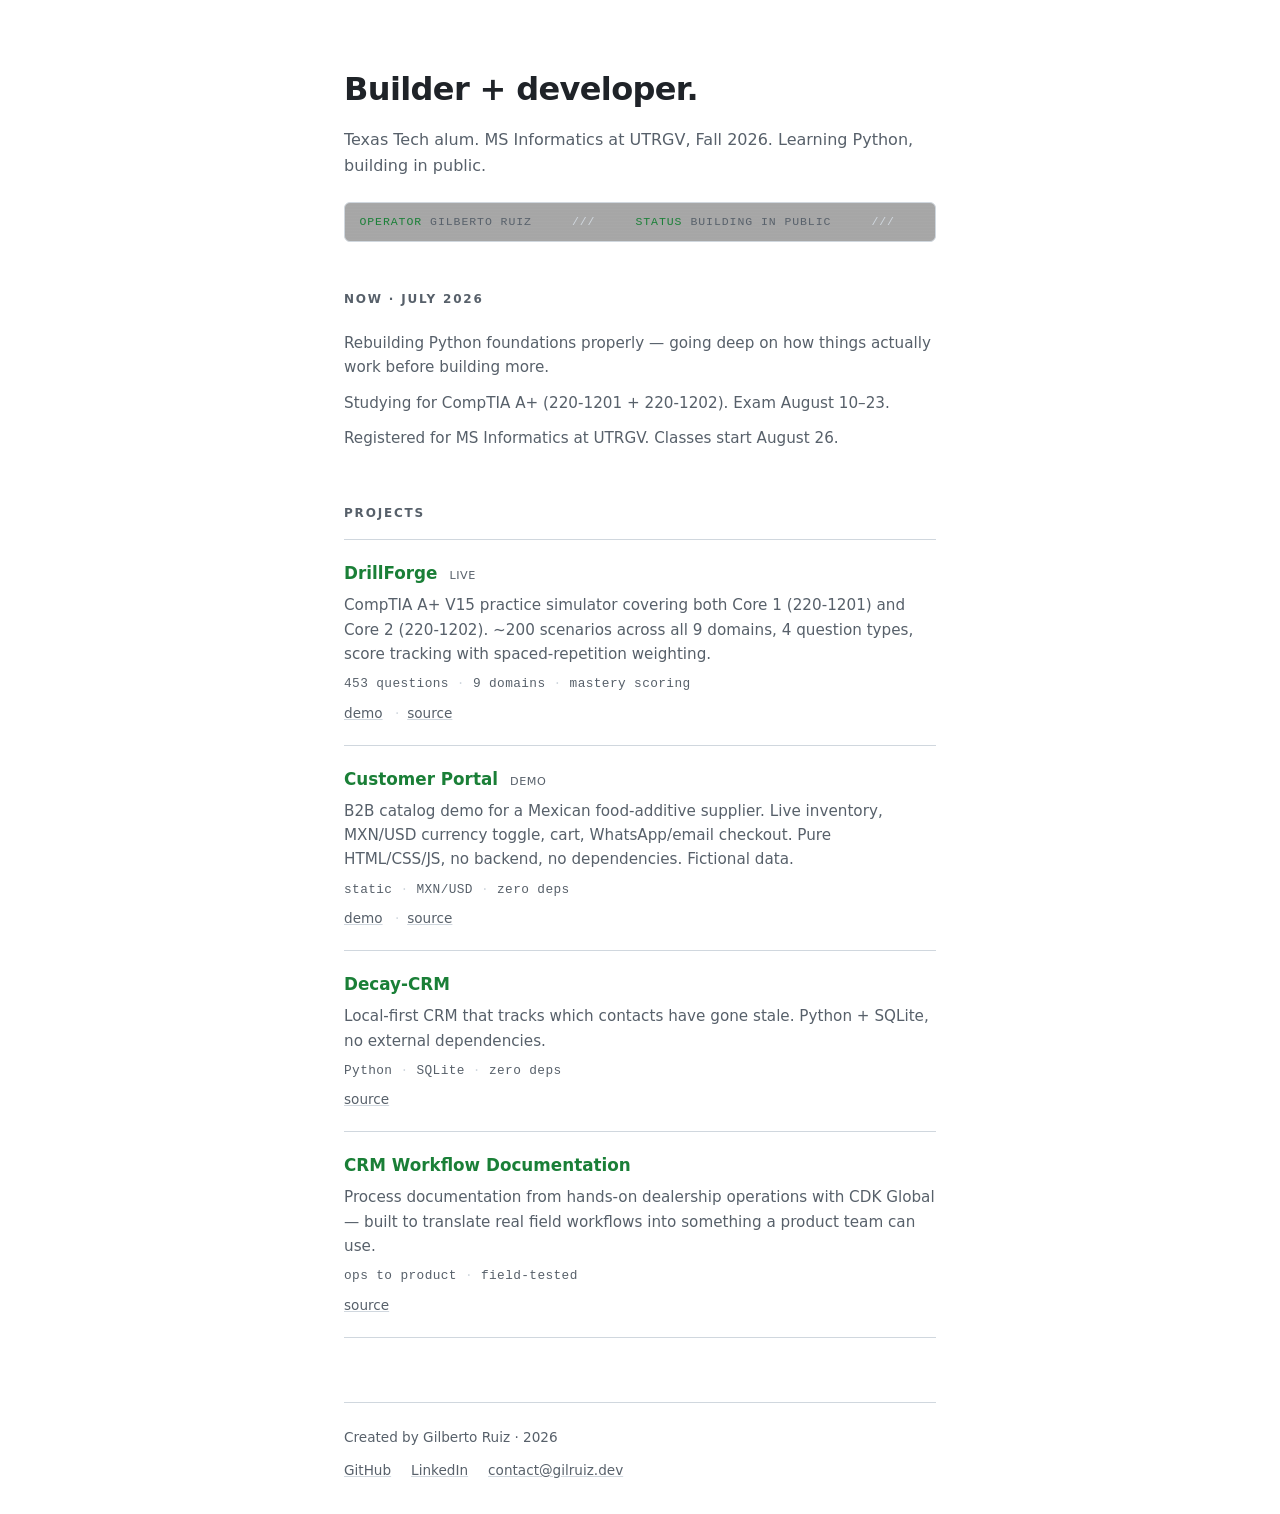
<file: index.html>
<!DOCTYPE html>
<html lang="en">
<head>
  <meta charset="UTF-8" />
  <meta name="viewport" content="width=device-width, initial-scale=1.0" />
  <title>Gilberto Ruiz</title>
  <meta name="description" content="Builder + developer. Texas Tech alum. MS Informatics @ UTRGV starting Aug 2026." />
  <meta name="color-scheme" content="dark light" />
  <link rel="icon" href="data:image/svg+xml,<svg xmlns=%22http://www.w3.org/2000/svg%22 viewBox=%220 0 100 100%22><text y=%22.9em%22 font-size=%2290%22>◈</text></svg>" />
  <style>
    :root {
      --bg: #0d1117;
      --fg: #c9d1d9;
      --fg-dim: #8b949e;
      --fg-strong: #f0f6fc;
      --accent: #3fb950;
      --border: #30363d;
    }
    * { box-sizing: border-box; }
    html { -webkit-font-smoothing: antialiased; -moz-osx-font-smoothing: grayscale; }
    body {
      margin: 0;
      background: var(--bg);
      color: var(--fg);
      font-family: -apple-system, BlinkMacSystemFont, "Segoe UI", system-ui, sans-serif;
      line-height: 1.6;
      min-height: 100vh;
    }
    main {
      max-width: 640px;
      margin: 0 auto;
      padding: 4rem 1.5rem 2rem;
    }
    header {
      margin-bottom: 3rem;
    }
    h1 {
      font-size: 2rem;
      margin: 0 0 0.75rem;
      letter-spacing: -0.02em;
      color: var(--fg-strong);
      font-weight: 600;
    }
    .bio {
      color: var(--fg-dim);
      margin: 0;
      font-size: 1rem;
    }
    h2 {
      font-size: 0.75rem;
      text-transform: uppercase;
      letter-spacing: 0.15em;
      color: var(--fg-dim);
      font-weight: 600;
      margin: 0 0 1rem;
    }
    .project-list {
      list-style: none;
      padding: 0;
      margin: 0;
    }
    .project {
      padding: 1.25rem 0;
      border-top: 1px solid var(--border);
    }
    .project:last-child { border-bottom: 1px solid var(--border); }
    .project-title {
      display: flex;
      align-items: baseline;
      gap: 0.75rem;
      flex-wrap: wrap;
    }
    .project-title a {
      color: var(--accent);
      text-decoration: none;
      font-weight: 600;
      font-size: 1.05rem;
    }
    .project-title a:hover { text-decoration: underline; }
    .project-tag {
      font-size: 0.7rem;
      color: var(--fg-dim);
      letter-spacing: 0.05em;
      text-transform: uppercase;
    }
    .project-desc {
      color: var(--fg-dim);
      font-size: 0.95rem;
      margin: 0.4rem 0 0.5rem;
    }
    .project-meta {
      font-size: 0.85rem;
      color: var(--fg-dim);
      margin: 0;
    }
    .project-meta a {
      color: var(--fg-dim);
      text-decoration: underline;
      text-decoration-color: var(--border);
    }
    .project-meta a:hover {
      color: var(--fg);
      text-decoration-color: var(--fg-dim);
    }
    .project-meta span + span::before {
      content: "·";
      margin: 0 0.5rem;
      color: var(--border);
    }
    .now {
      margin-bottom: 3rem;
    }
    .now-list {
      list-style: none;
      padding: 0;
      margin: 0;
      color: var(--fg-dim);
      font-size: 0.95rem;
    }
    .now-list li {
      padding: 0.35rem 0;
    }
    .project-stats {
      font-size: 0.8rem;
      color: var(--fg-dim);
      margin: 0.4rem 0 0.5rem;
      font-family: ui-monospace, "SF Mono", Menlo, Consolas, monospace;
      letter-spacing: 0.03em;
    }
    .project-stats span + span::before {
      content: "·";
      margin: 0 0.5rem;
      color: var(--border);
    }
    footer {
      margin-top: 4rem;
      padding-top: 1.5rem;
      border-top: 1px solid var(--border);
      color: var(--fg-dim);
      font-size: 0.85rem;
    }
    .signature {
      margin: 0 0 0.75rem;
    }
    .links {
      display: flex;
      gap: 1.25rem;
      flex-wrap: wrap;
      margin: 0;
    }
    .links a {
      color: var(--fg-dim);
      text-decoration: underline;
      text-decoration-color: var(--border);
    }
    .links a:hover {
      color: var(--fg);
      text-decoration-color: var(--fg-dim);
    }
    .operator-strip {
      margin: 1.5rem 0 0;
      padding: 0.6rem 0.9rem;
      border: 1px solid var(--border);
      border-radius: 6px;
      background: rgba(0, 0, 0, 0.35);
      overflow: hidden;
      position: relative;
      font-family: ui-monospace, "SF Mono", Menlo, Consolas, monospace;
      font-size: 0.72rem;
      letter-spacing: 0.08em;
      text-transform: uppercase;
      color: var(--fg-dim);
    }
    .operator-strip::before {
      content: "";
      position: absolute;
      inset: 0;
      background: repeating-linear-gradient(
        to bottom,
        rgba(255, 255, 255, 0.02) 0,
        rgba(255, 255, 255, 0.02) 1px,
        transparent 1px,
        transparent 3px
      );
      pointer-events: none;
    }
    .operator-track {
      display: inline-flex;
      gap: 2.5rem;
      white-space: nowrap;
      animation: operator-drift 45s linear infinite;
    }
    .operator-strip .label {
      color: var(--accent);
      margin-right: 0.5rem;
    }
    .operator-strip .sep {
      color: var(--border);
    }
    @keyframes operator-drift {
      from { transform: translateX(0); }
      to   { transform: translateX(-50%); }
    }
    @media (prefers-reduced-motion: reduce) {
      .operator-track { animation: none; }
    }
    @media (max-width: 480px) {
      main { padding: 3rem 1.25rem 2rem; }
      h1 { font-size: 1.625rem; }
      .operator-strip { font-size: 0.66rem; }
    }
    @media (prefers-color-scheme: light) {
      :root {
        --bg: #ffffff;
        --fg: #24292f;
        --fg-dim: #57606a;
        --fg-strong: #1f2328;
        --accent: #1a7f37;
        --border: #d0d7de;
      }
    }
  </style>
</head>
<body>
  <main>
    <header>
      <h1>Builder + developer.</h1>
      <p class="bio">Texas Tech alum. MS Informatics at UTRGV, Fall 2026. Learning Python, building in public.</p>
      <div class="operator-strip" aria-label="Operator status">
        <div class="operator-track">
          <span><span class="label">Operator</span>Gilberto Ruiz</span>
          <span class="sep">///</span>
          <span><span class="label">Status</span>Building in public</span>
          <span class="sep">///</span>
          <span><span class="label">Focus</span>python-journey</span>
          <span class="sep">///</span>
          <span><span class="label">Last ship</span>DrillForge</span>
          <span class="sep">///</span>
          <span><span class="label">Next</span>UTRGV Fall 2026 · starts Aug 26</span>
          <span class="sep">///</span>
          <span><span class="label">Operator</span>Gilberto Ruiz</span>
          <span class="sep">///</span>
          <span><span class="label">Status</span>Building in public</span>
          <span class="sep">///</span>
          <span><span class="label">Focus</span>python-journey</span>
          <span class="sep">///</span>
          <span><span class="label">Last ship</span>DrillForge</span>
          <span class="sep">///</span>
          <span><span class="label">Next</span>UTRGV Fall 2026 · starts Aug 26</span>
          <span class="sep">///</span>
        </div>
      </div>
    </header>

    <section aria-labelledby="now-heading" class="now">
      <h2 id="now-heading">Now · July 2026</h2>
      <ul class="now-list">
        <li>Rebuilding Python foundations properly — going deep on how things actually work before building more.</li>
        <li>Studying for CompTIA A+ (220-1201 + 220-1202). Exam August 10–23.</li>
        <li>Registered for MS Informatics at UTRGV. Classes start August 26.</li>
      </ul>
    </section>

    <section aria-labelledby="projects-heading">
      <h2 id="projects-heading">Projects</h2>
      <ul class="project-list">

        <li class="project">
          <div class="project-title">
            <a href="https://drillforge.gilruiz.dev">DrillForge</a>
            <span class="project-tag">live</span>
          </div>
          <p class="project-desc">CompTIA A+ V15 practice simulator covering both Core 1 (220-1201) and Core 2 (220-1202). ~200 scenarios across all 9 domains, 4 question types, score tracking with spaced-repetition weighting.</p>
          <p class="project-stats">
            <span>453 questions</span><span>9 domains</span><span>mastery scoring</span>
          </p>
          <p class="project-meta">
            <span><a href="https://drillforge.gilruiz.dev">demo</a></span>
            <span><a href="https://github.com/IGRGT/drillforge">source</a></span>
          </p>
        </li>

        <li class="project">
          <div class="project-title">
            <a href="/portal-demo/">Customer Portal</a>
            <span class="project-tag">demo</span>
          </div>
          <p class="project-desc">B2B catalog demo for a Mexican food-additive supplier. Live inventory, MXN/USD currency toggle, cart, WhatsApp/email checkout. Pure HTML/CSS/JS, no backend, no dependencies. Fictional data.</p>
          <p class="project-stats">
            <span>static</span><span>MXN/USD</span><span>zero deps</span>
          </p>
          <p class="project-meta">
            <span><a href="/portal-demo/">demo</a></span>
            <span><a href="https://github.com/IGRGT/gilruiz-dev/tree/main/portal-demo">source</a></span>
          </p>
        </li>

        <li class="project">
          <div class="project-title">
            <a href="https://github.com/IGRGT/decay-graph-crm">Decay-CRM</a>
          </div>
          <p class="project-desc">Local-first CRM that tracks which contacts have gone stale. Python + SQLite, no external dependencies.</p>
          <p class="project-stats">
            <span>Python</span><span>SQLite</span><span>zero deps</span>
          </p>
          <p class="project-meta">
            <span><a href="https://github.com/IGRGT/decay-graph-crm">source</a></span>
          </p>
        </li>

        <li class="project">
          <div class="project-title">
            <a href="https://github.com/IGRGT/crm-workflow-documentation">CRM Workflow Documentation</a>
          </div>
          <p class="project-desc">Process documentation from hands-on dealership operations with CDK Global — built to translate real field workflows into something a product team can use.</p>
          <p class="project-stats">
            <span>ops to product</span><span>field-tested</span>
          </p>
          <p class="project-meta">
            <span><a href="https://github.com/IGRGT/crm-workflow-documentation">source</a></span>
          </p>
        </li>


      </ul>
    </section>

    <footer>
      <p class="signature">Created by Gilberto Ruiz · 2026</p>
      <p class="links">
        <a href="https://github.com/IGRGT">GitHub</a>
        <a href="https://www.linkedin.com/in/gilberto-r-475067355/">LinkedIn</a>
        <a href="mailto:contact@gilruiz.dev">contact@gilruiz.dev</a>
      </p>
    </footer>
  </main>
</body>
</html>
</file>
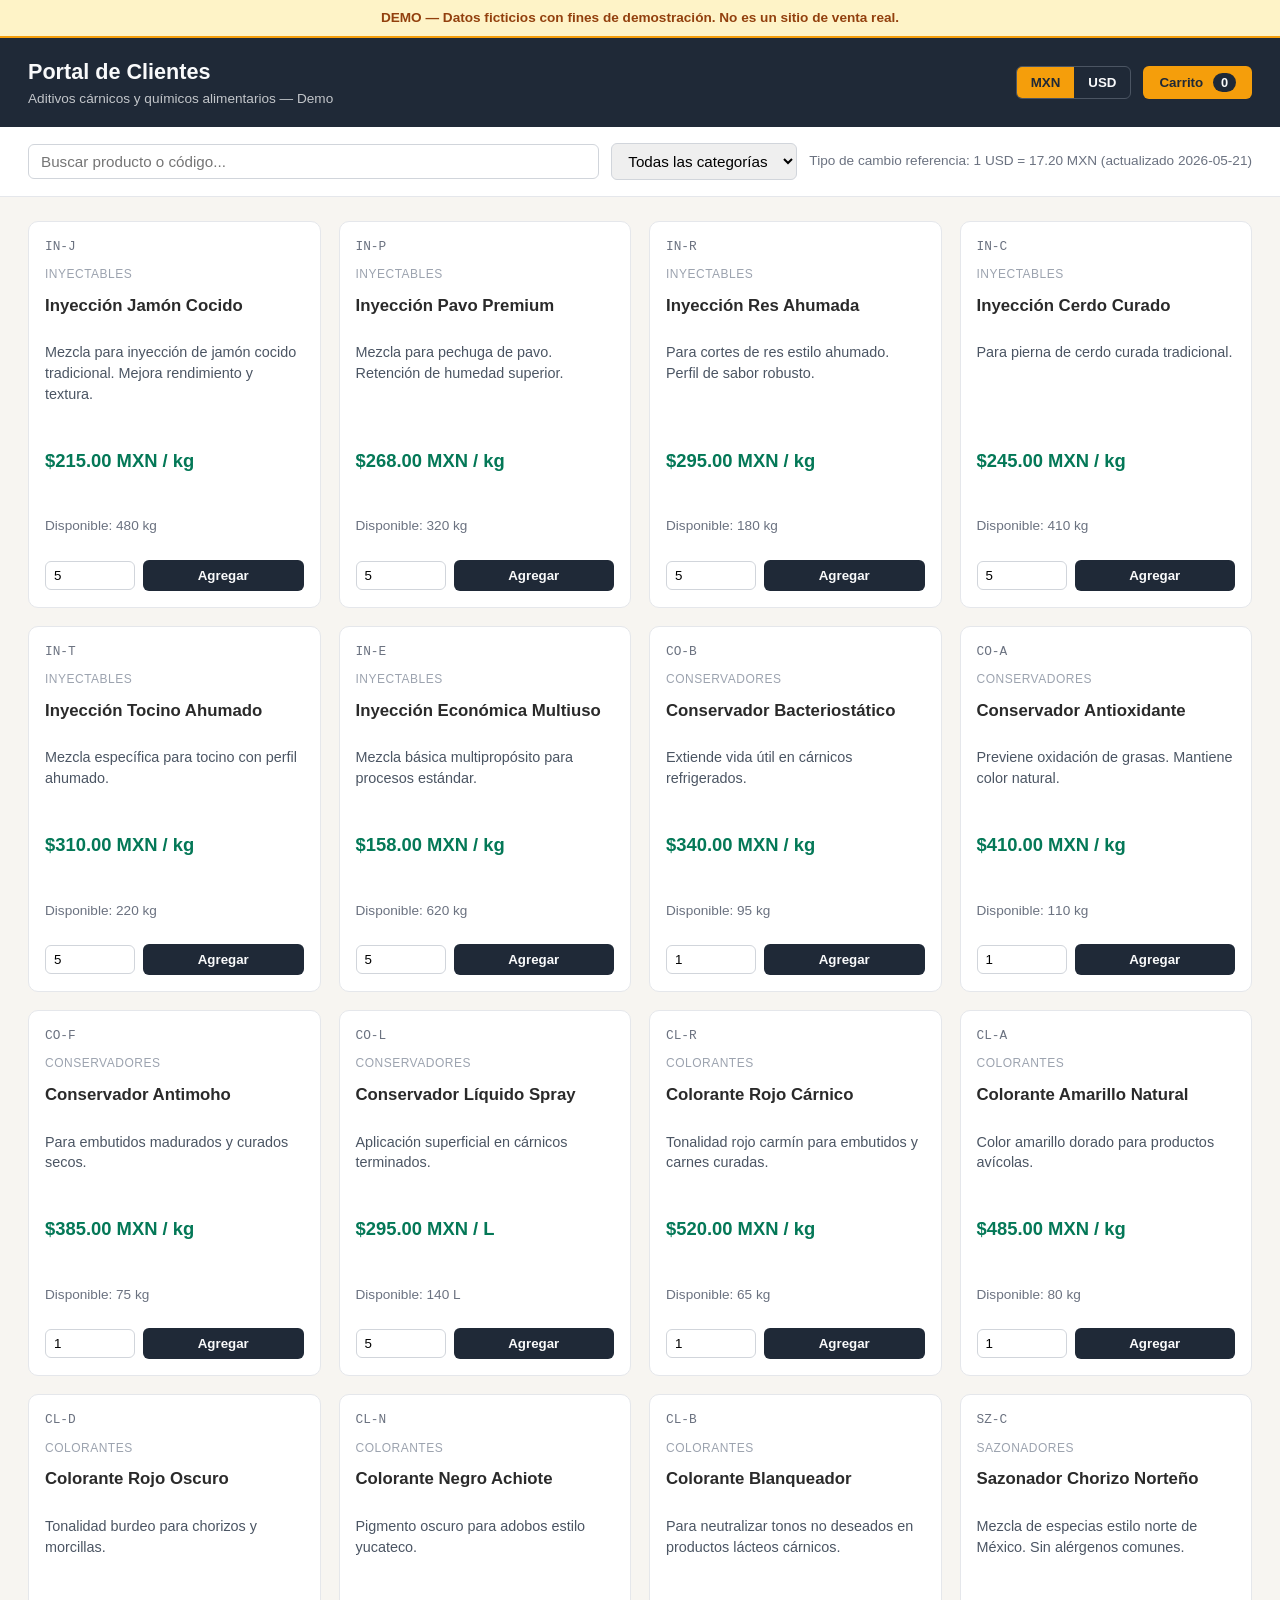
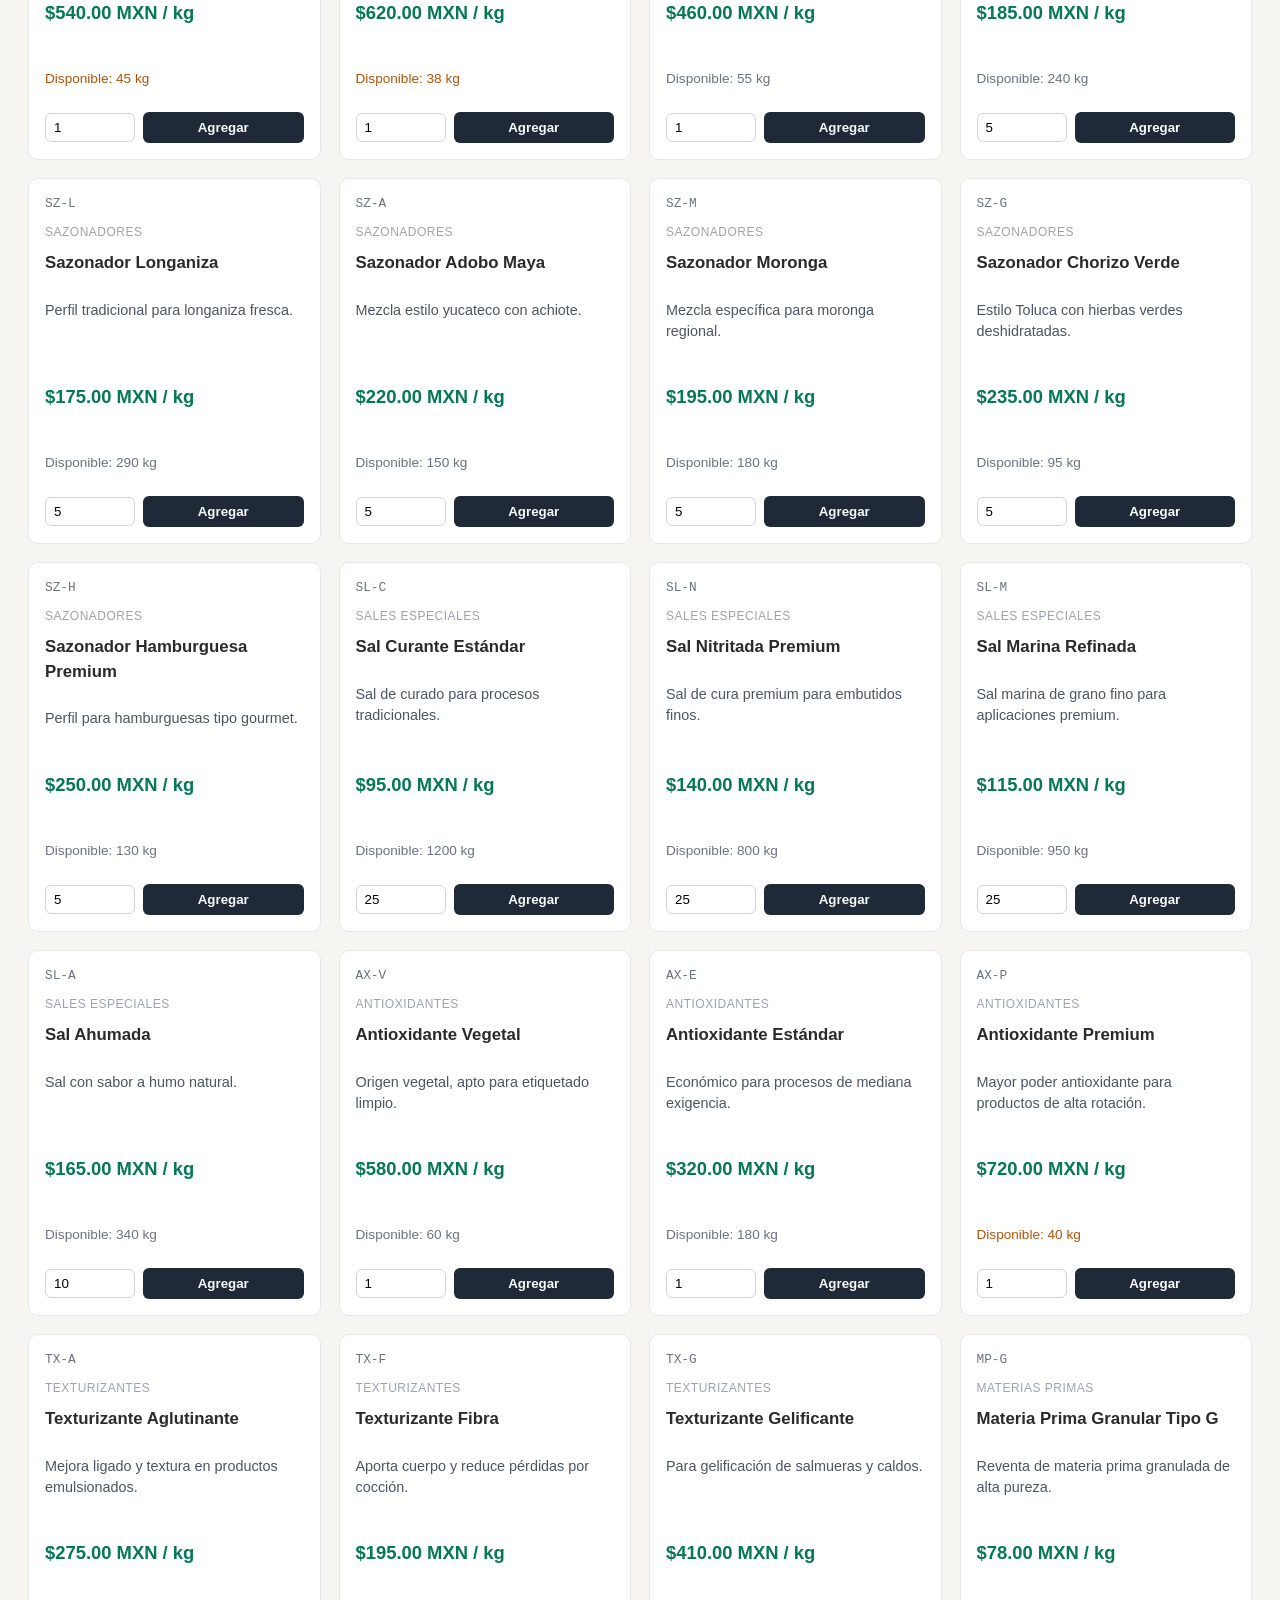
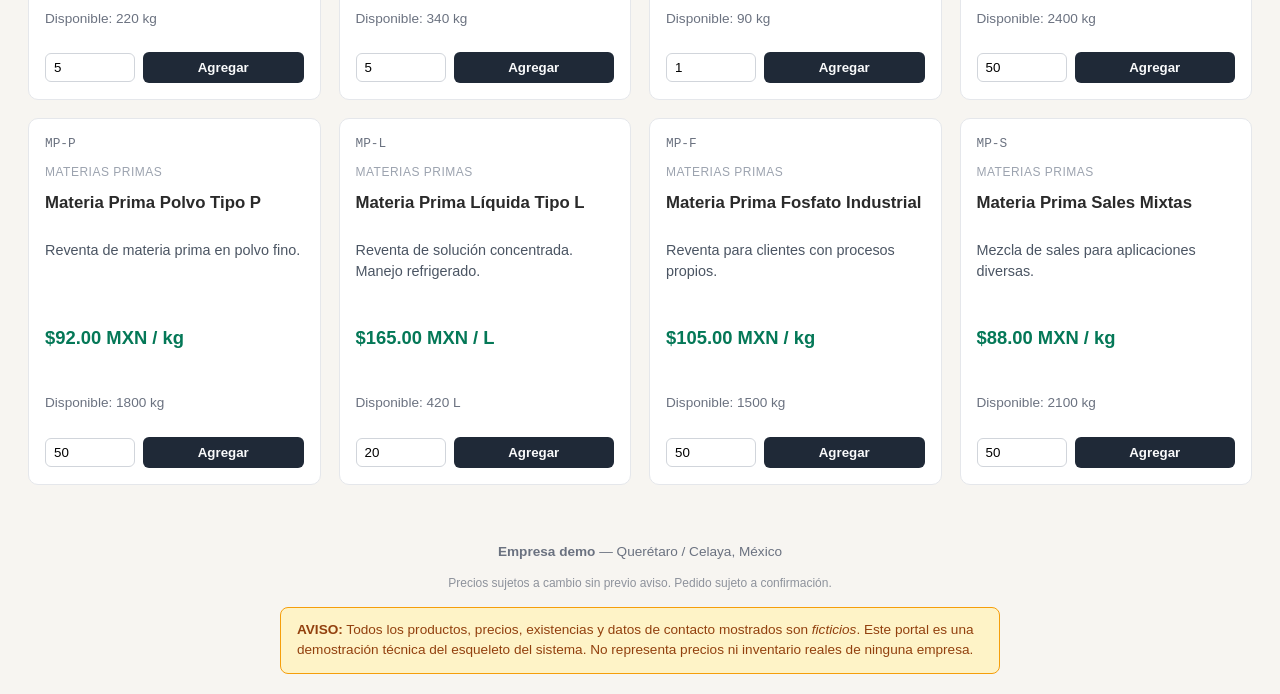
<file: portal-demo/index.html>
<!DOCTYPE html>
<html lang="es">
<head>
  <meta charset="UTF-8">
  <meta name="viewport" content="width=device-width, initial-scale=1.0">
  <meta name="robots" content="noindex,nofollow">
  <title>Catálogo Demo — Portal Cliente</title>
  <link rel="stylesheet" href="./style.css">
</head>
<body>

<div class="demo-banner-top">
  DEMO &mdash; Datos ficticios con fines de demostración. No es un sitio de venta real.
</div>

<header class="topbar">
  <div class="brand">
    <h1>Portal de Clientes</h1>
    <p class="tagline">Aditivos cárnicos y químicos alimentarios &mdash; Demo</p>
  </div>
  <div class="controls">
    <div class="currency-toggle" role="group" aria-label="Moneda">
      <button id="btn-mxn" class="active" data-cur="MXN">MXN</button>
      <button id="btn-usd" data-cur="USD">USD</button>
    </div>
    <button id="btn-cart" class="cart-button">
      Carrito <span id="cart-count" class="badge">0</span>
    </button>
  </div>
</header>

<section class="filters">
  <input type="search" id="search" placeholder="Buscar producto o código...">
  <select id="category">
    <option value="">Todas las categorías</option>
  </select>
  <p id="rate-note" class="rate-note"></p>
</section>

<main>
  <section id="catalog" class="catalog" aria-live="polite"></section>
</main>

<aside id="cart-panel" class="cart-panel" aria-hidden="true">
  <div class="cart-header">
    <h2>Tu Carrito</h2>
    <button id="cart-close" aria-label="Cerrar">&times;</button>
  </div>
  <div id="cart-items" class="cart-items"></div>
  <div class="cart-summary">
    <p>Total: <strong id="cart-total">$0.00 MXN</strong></p>
  </div>
  <form id="order-form" class="order-form">
    <h3>Datos del Cliente</h3>
    <label>Nombre completo <input type="text" name="name" required></label>
    <label>Empresa <input type="text" name="company"></label>
    <label>Correo <input type="email" name="email"></label>
    <label>Teléfono <input type="tel" name="phone"></label>
    <label>Notas / instrucciones de entrega
      <textarea name="notes" rows="3"></textarea>
    </label>
    <div class="send-row">
      <button type="button" id="send-wa" class="btn-wa">Enviar por WhatsApp</button>
      <button type="button" id="send-mail" class="btn-mail">Enviar por Correo</button>
    </div>
    <p id="order-status" class="order-status"></p>
  </form>
</aside>

<footer>
  <p><strong>Empresa demo</strong> &mdash; Querétaro / Celaya, México</p>
  <p class="legal">Precios sujetos a cambio sin previo aviso. Pedido sujeto a confirmación.</p>
  <div class="demo-banner-bottom">
    <strong>AVISO:</strong> Todos los productos, precios, existencias y datos de contacto
    mostrados son <em>ficticios</em>. Este portal es una demostración técnica del esqueleto
    del sistema. No representa precios ni inventario reales de ninguna empresa.
  </div>
</footer>

<script src="./app.js"></script>
</body>
</html>
</file>
<file: portal-demo/style.css>
* { box-sizing: border-box; }

body {
  margin: 0;
  font-family: -apple-system, BlinkMacSystemFont, "Segoe UI", Roboto, sans-serif;
  background: #f7f5f1;
  color: #2a2a2a;
  line-height: 1.45;
}

.demo-banner-top {
  background: #fef3c7;
  color: #92400e;
  text-align: center;
  padding: 8px 14px;
  font-size: 0.85rem;
  border-bottom: 2px solid #f59e0b;
  font-weight: 600;
}

.topbar {
  display: flex;
  align-items: center;
  justify-content: space-between;
  padding: 18px 28px;
  background: #1f2937;
  color: #f9fafb;
}

.brand h1 { margin: 0; font-size: 1.35rem; }
.tagline { margin: 2px 0 0; font-size: 0.85rem; opacity: 0.75; }

.controls { display: flex; gap: 12px; align-items: center; }

.currency-toggle { display: flex; border: 1px solid #4b5563; border-radius: 6px; overflow: hidden; }
.currency-toggle button {
  background: transparent;
  color: #f9fafb;
  border: 0;
  padding: 8px 14px;
  cursor: pointer;
  font-weight: 600;
}
.currency-toggle button.active { background: #f59e0b; color: #1f2937; }

.cart-button {
  background: #f59e0b;
  color: #1f2937;
  border: 0;
  padding: 9px 16px;
  border-radius: 6px;
  font-weight: 600;
  cursor: pointer;
}
.badge {
  background: #1f2937;
  color: #f9fafb;
  border-radius: 999px;
  padding: 2px 8px;
  margin-left: 6px;
  font-size: 0.8rem;
}

.filters {
  display: flex;
  gap: 12px;
  padding: 16px 28px;
  background: #fff;
  border-bottom: 1px solid #e5e7eb;
  flex-wrap: wrap;
  align-items: center;
}
.filters input, .filters select {
  padding: 8px 12px;
  border: 1px solid #d1d5db;
  border-radius: 6px;
  font-size: 0.95rem;
}
#search { flex: 1; min-width: 220px; }
.rate-note { margin: 0; font-size: 0.85rem; color: #6b7280; }

main { padding: 24px 28px; }

.catalog {
  display: grid;
  grid-template-columns: repeat(auto-fill, minmax(260px, 1fr));
  gap: 18px;
}

.card {
  background: #fff;
  border: 1px solid #e5e7eb;
  border-radius: 10px;
  padding: 16px;
  display: flex;
  flex-direction: column;
  gap: 10px;
}
.card .code { font-family: ui-monospace, SFMono-Regular, Menlo, monospace; font-size: 0.8rem; color: #6b7280; }
.card h3 { margin: 0; font-size: 1.05rem; }
.card .cat { font-size: 0.75rem; text-transform: uppercase; letter-spacing: 0.5px; color: #9ca3af; }
.card .desc { font-size: 0.9rem; color: #4b5563; flex-grow: 1; }
.card .price { font-size: 1.15rem; font-weight: 700; color: #047857; }
.card .stock { font-size: 0.85rem; color: #6b7280; }
.card .stock.low { color: #b45309; }
.card .stock.out { color: #b91c1c; }

.qty-row { display: flex; gap: 8px; align-items: center; }
.qty-row input {
  width: 90px;
  padding: 6px 8px;
  border: 1px solid #d1d5db;
  border-radius: 6px;
}
.qty-row button {
  flex: 1;
  background: #1f2937;
  color: #f9fafb;
  border: 0;
  padding: 8px 12px;
  border-radius: 6px;
  cursor: pointer;
  font-weight: 600;
}
.qty-row button:disabled { background: #9ca3af; cursor: not-allowed; }

.cart-panel {
  position: fixed;
  top: 0;
  right: 0;
  width: 380px;
  max-width: 100%;
  height: 100%;
  background: #fff;
  border-left: 1px solid #e5e7eb;
  box-shadow: -8px 0 24px rgba(0,0,0,0.08);
  transform: translateX(110%);
  transition: transform 0.25s ease;
  display: flex;
  flex-direction: column;
  z-index: 10;
}
.cart-panel.open { transform: translateX(0); }

.cart-header {
  display: flex;
  justify-content: space-between;
  align-items: center;
  padding: 16px 18px;
  border-bottom: 1px solid #e5e7eb;
}
.cart-header h2 { margin: 0; font-size: 1.1rem; }
#cart-close {
  background: none;
  border: 0;
  font-size: 1.6rem;
  cursor: pointer;
  color: #6b7280;
}

.cart-items {
  flex: 1;
  overflow-y: auto;
  padding: 12px 18px;
}
.cart-items .row {
  display: flex;
  justify-content: space-between;
  padding: 8px 0;
  border-bottom: 1px solid #f3f4f6;
  font-size: 0.9rem;
}
.cart-items .row button {
  background: none;
  border: 0;
  color: #b91c1c;
  cursor: pointer;
  font-size: 0.85rem;
}

.cart-summary {
  padding: 12px 18px;
  border-top: 1px solid #e5e7eb;
  font-size: 1.05rem;
}

.order-form {
  padding: 14px 18px 20px;
  border-top: 1px solid #e5e7eb;
  display: flex;
  flex-direction: column;
  gap: 8px;
}
.order-form h3 { margin: 0 0 4px; font-size: 0.95rem; }
.order-form label {
  display: flex;
  flex-direction: column;
  font-size: 0.8rem;
  color: #4b5563;
  gap: 3px;
}
.order-form input, .order-form textarea {
  padding: 8px 10px;
  border: 1px solid #d1d5db;
  border-radius: 6px;
  font-size: 0.9rem;
  font-family: inherit;
}

.send-row { display: flex; gap: 8px; margin-top: 6px; }
.btn-wa, .btn-mail {
  flex: 1;
  color: #fff;
  border: 0;
  padding: 10px;
  border-radius: 6px;
  font-weight: 600;
  cursor: pointer;
  font-size: 0.9rem;
}
.btn-wa { background: #25d366; }
.btn-mail { background: #047857; }
.btn-wa:disabled, .btn-mail:disabled { background: #9ca3af; cursor: not-allowed; }

.order-status { margin: 6px 0 0; font-size: 0.85rem; min-height: 1.2em; }
.order-status.success { color: #047857; }
.order-status.error { color: #b91c1c; }

footer {
  text-align: center;
  padding: 20px;
  color: #6b7280;
  font-size: 0.85rem;
}
footer .legal { font-size: 0.75rem; opacity: 0.75; margin-bottom: 14px; }

.demo-banner-bottom {
  margin: 14px auto 0;
  max-width: 720px;
  padding: 12px 16px;
  background: #fef3c7;
  border: 1px solid #f59e0b;
  border-radius: 8px;
  color: #92400e;
  font-size: 0.85rem;
  text-align: left;
  line-height: 1.5;
}

@media (max-width: 600px) {
  .topbar { flex-direction: column; gap: 10px; align-items: flex-start; }
  .filters { flex-direction: column; align-items: stretch; }
  .cart-panel { width: 100%; }
}
</file>
